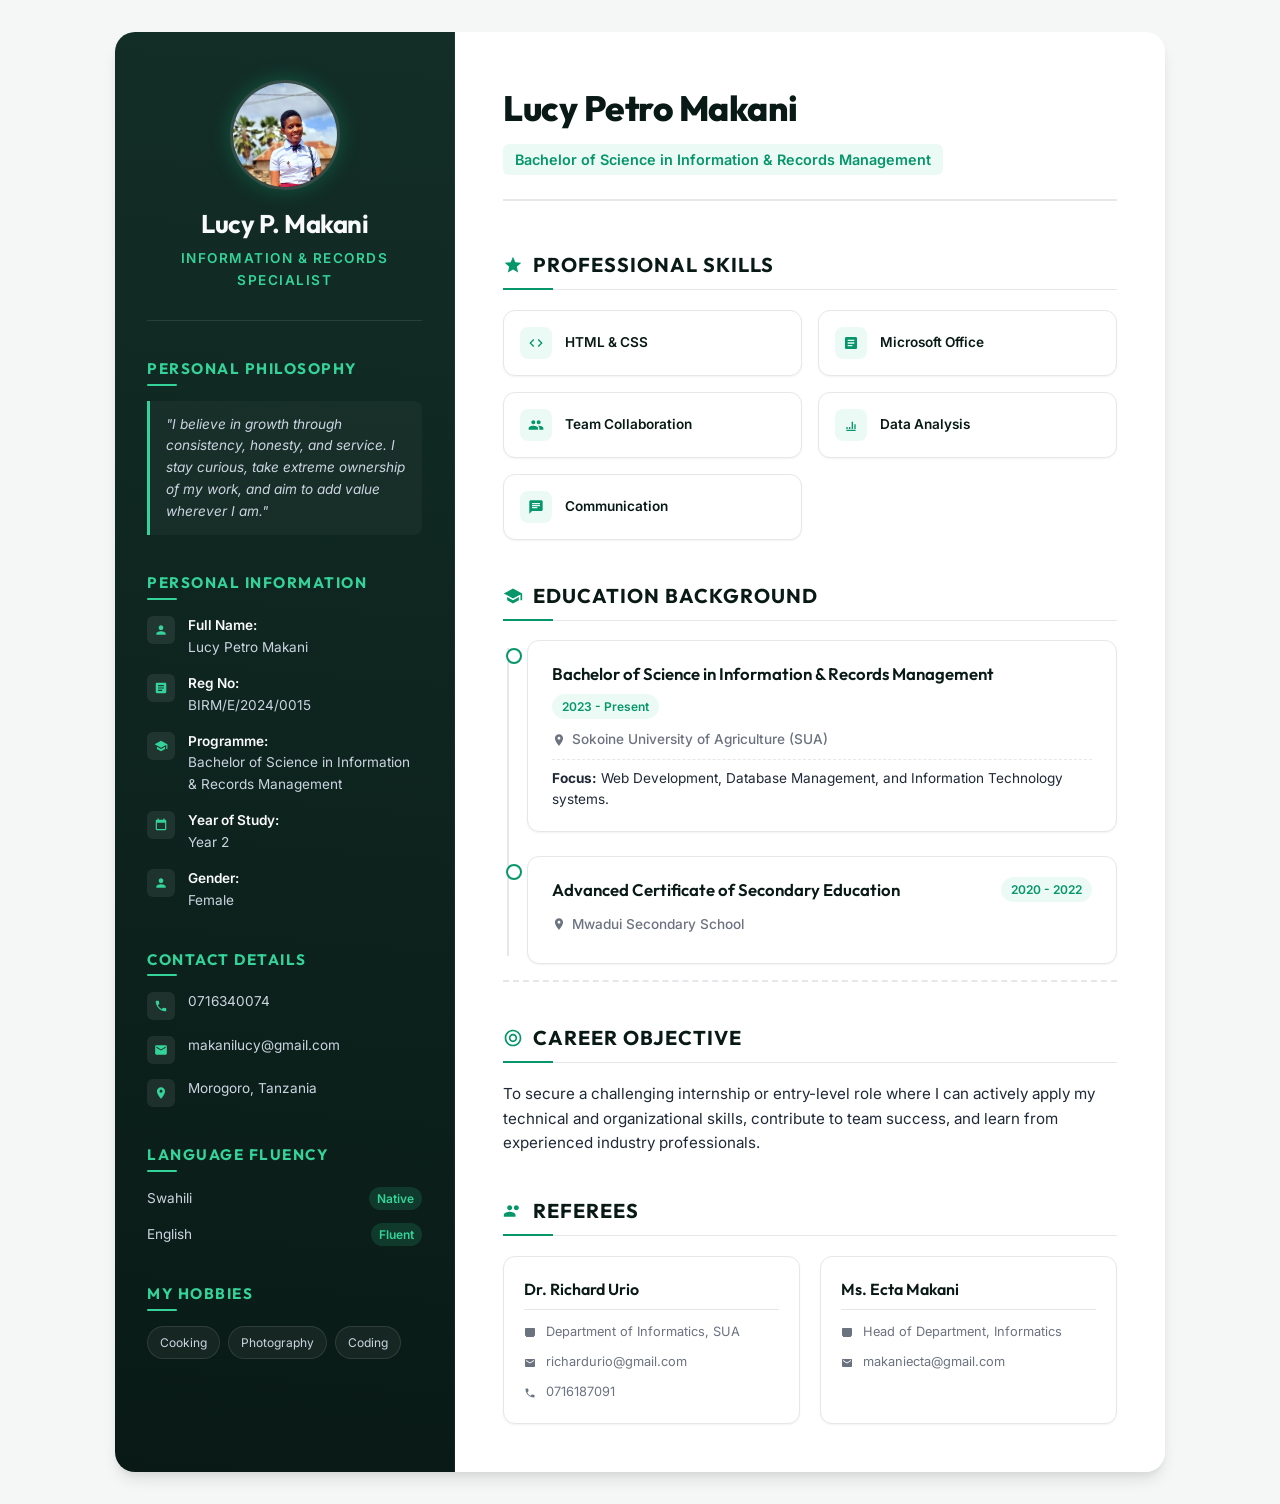
<file: index.html>
<!DOCTYPE html>
<html lang="en">

<head>
    <meta charset="UTF-8">
    <meta name="viewport" content="width=device-width, initial-scale=1.0">
    <title>Curriculum Vitae - Lucy Petro Makani</title>
    <!-- Internal CSS Style Block -->
    <style>
        /* --- Google Fonts Import --- */
        @import url('https://fonts.googleapis.com/css2?family=Inter:wght@300;400;500;600;700&family=Outfit:wght@400;500;600;700;800&display=swap');

        /* --- Design Tokens / Variables --- */
        :root {
            /* Color Palette - Premium Forest / Emerald Green */
            --primary-dark: #091a16;      /* Deep Pine/Emerald Black */
            --primary-light: #132e27;     /* Muted Dark Forest */
            --accent-green: #10b981;      /* Emerald Green */
            --accent-mint: #34d399;       /* Light Mint */
            --accent-emerald: #059669;    /* Medium Emerald */
            --accent-glow: rgba(16, 185, 129, 0.08); /* Emerald glow */
            --text-dark: #1f2937;         /* Charcoal Dark Text */
            --text-light: #f9fafb;        /* Soft White */
            --text-muted: #6b7280;        /* Gray Muted */
            --bg-app: #f4f7f6;            /* Light sage/minty background */
            --bg-card: #ffffff;           /* Card White */
            --border-color: #e5e7eb;       /* Border Grey */

            /* Typography */
            --font-heading: 'Outfit', -apple-system, BlinkMacSystemFont, "Segoe UI", Roboto, sans-serif;
            --font-body: 'Inter', -apple-system, BlinkMacSystemFont, "Segoe UI", Roboto, sans-serif;

            /* Transitions & Shadows */
            --transition-smooth: all 0.3s cubic-bezier(0.4, 0, 0.2, 1);
            --shadow-sm: 0 1px 2px 0 rgba(0, 0, 0, 0.05);
            --shadow-md: 0 4px 6px -1px rgba(0, 0, 0, 0.1), 0 2px 4px -1px rgba(0, 0, 0, 0.06);
            --shadow-lg: 0 10px 15px -3px rgba(0, 0, 0, 0.1), 0 4px 6px -2px rgba(0, 0, 0, 0.05);
            --border-radius: 12px;
        }

        /* --- Base Resets --- */
        * {
            box-sizing: border-box;
            margin: 0;
            padding: 0;
        }

        body {
            font-family: var(--font-body);
            background-color: var(--bg-app);
            color: var(--text-dark);
            line-height: 1.6;
            -webkit-font-smoothing: antialiased;
            display: flex;
            justify-content: center;
            align-items: center;
            min-height: 100vh;
            padding: 2rem 1rem;
        }

        /* --- Core Layout --- */
        .resume-container {
            display: grid;
            grid-template-columns: 340px 1fr;
            max-width: 1050px;
            width: 100%;
            background-color: var(--bg-card);
            border-radius: 20px;
            box-shadow: var(--shadow-lg);
            overflow: hidden;
            position: relative;
        }

        /* --- Sidebar Section (Left Column) --- */
        .sidebar {
            background: linear-gradient(185deg, var(--primary-light) 0%, var(--primary-dark) 100%);
            color: var(--text-light);
            padding: 3rem 2rem;
            display: flex;
            flex-direction: column;
            gap: 2.2rem;
            border-right: 1px solid rgba(255, 255, 255, 0.05);
        }

        /* Sidebar Profile Section */
        .profile-section {
            display: flex;
            flex-direction: column;
            align-items: center;
            text-align: center;
            border-bottom: 1px solid rgba(255, 255, 255, 0.1);
            padding-bottom: 1.8rem;
        }

        .profile-img {
            width: 110px;
            height: 110px;
            border-radius: 50%;
            object-fit: cover;
            border: 3px solid rgba(255, 255, 255, 0.15);
            box-shadow: 0 0 20px rgba(16, 185, 129, 0.3);
            margin-bottom: 1.2rem;
            transition: var(--transition-smooth);
            animation: float 6s ease-in-out infinite;
        }

        .profile-img:hover {
            transform: scale(1.05) rotate(2deg);
            border-color: var(--accent-mint);
            box-shadow: 0 0 25px rgba(52, 211, 153, 0.5);
        }

        .profile-section h1 {
            font-family: var(--font-heading);
            font-size: 1.6rem;
            font-weight: 700;
            line-height: 1.2;
            margin-bottom: 0.5rem;
            letter-spacing: -0.5px;
        }

        .profile-section .role-title {
            color: var(--accent-mint);
            font-size: 0.85rem;
            font-weight: 600;
            text-transform: uppercase;
            letter-spacing: 1.5px;
        }

        /* Sidebar Blocks */
        .sidebar-block h3 {
            font-family: var(--font-heading);
            font-size: 0.95rem;
            text-transform: uppercase;
            letter-spacing: 1.5px;
            margin-bottom: 1.2rem;
            color: var(--accent-mint);
            position: relative;
            display: inline-block;
        }

        .sidebar-block h3::after {
            content: '';
            position: absolute;
            bottom: -4px;
            left: 0;
            width: 30px;
            height: 2px;
            background: var(--accent-mint);
            border-radius: 2px;
        }

        /* Philosophy Block inside Sidebar */
        .philosophy-text {
            font-size: 0.85rem;
            color: #cbd5e1;
            line-height: 1.6;
            font-style: italic;
            position: relative;
            background: rgba(255, 255, 255, 0.03);
            border-left: 3px solid var(--accent-mint);
            padding: 0.8rem 1rem;
            border-radius: 0 8px 8px 0;
        }

        /* Information Lists in Sidebar */
        .info-list,
        .contact-list {
            list-style: none;
            display: flex;
            flex-direction: column;
            gap: 0.9rem;
        }

        .info-list li,
        .contact-list li {
            display: flex;
            align-items: flex-start;
            gap: 0.8rem;
            font-size: 0.85rem;
            color: #cbd5e1;
        }

        .info-list li strong {
            color: var(--text-light);
            font-weight: 600;
        }

        /* Sidebar SVG Icon Wrapper */
        .icon-wrapper {
            display: flex;
            align-items: center;
            justify-content: center;
            width: 28px;
            height: 28px;
            background-color: rgba(255, 255, 255, 0.08);
            border-radius: 6px;
            flex-shrink: 0;
            margin-top: 1px;
        }

        .icon-wrapper svg {
            width: 14px;
            height: 14px;
            fill: var(--accent-mint);
        }

        .contact-list a {
            color: #cbd5e1;
            text-decoration: none;
            transition: var(--transition-smooth);
        }

        .contact-list a:hover {
            color: var(--accent-mint);
        }

        /* Languages List styling */
        .language-list {
            list-style: none;
            display: flex;
            flex-direction: column;
            gap: 0.8rem;
        }

        .language-list li {
            display: flex;
            justify-content: space-between;
            align-items: center;
            font-size: 0.85rem;
            color: #cbd5e1;
        }

        .lang-level {
            font-size: 0.75rem;
            background-color: rgba(52, 211, 153, 0.15);
            color: var(--accent-mint);
            padding: 2px 8px;
            border-radius: 20px;
            font-weight: 600;
        }

        /* Hobbies tag system */
        .hobbies-tags {
            display: flex;
            flex-wrap: wrap;
            gap: 0.5rem;
        }

        .hobby-tag {
            background-color: rgba(255, 255, 255, 0.05);
            border: 1px solid rgba(255, 255, 255, 0.1);
            color: #cbd5e1;
            font-size: 0.75rem;
            padding: 6px 12px;
            border-radius: 20px;
            text-transform: capitalize;
            transition: var(--transition-smooth);
            cursor: default;
        }

        .hobby-tag:hover {
            background-color: rgba(52, 211, 153, 0.1);
            border-color: var(--accent-mint);
            color: var(--accent-mint);
            transform: translateY(-1px);
        }

        /* --- Main Content Section (Right Column) --- */
        .main-content {
            padding: 3rem;
            display: flex;
            flex-direction: column;
            gap: 2.5rem;
            background-color: var(--bg-card);
        }

        /* Header Info */
        .main-header {
            border-bottom: 2px solid var(--border-color);
            padding-bottom: 1.5rem;
            margin-bottom: 0.5rem;
        }

        .main-header h2 {
            font-family: var(--font-heading);
            font-size: 2.2rem;
            color: var(--primary-dark);
            font-weight: 800;
            letter-spacing: -0.5px;
        }

        .main-header .title-badge {
            display: inline-block;
            font-size: 0.9rem;
            font-weight: 600;
            color: var(--accent-emerald);
            background-color: var(--accent-glow);
            padding: 4px 12px;
            border-radius: 6px;
            margin-top: 0.5rem;
        }

        /* Right content structural groups */
        .right-section-group {
            display: flex;
            flex-direction: column;
            gap: 2.5rem;
        }

        .right-section-group.top-group {
            padding-bottom: 1rem;
            border-bottom: 2px dashed var(--border-color);
        }

        /* Section Common Styling */
        .section {
            display: flex;
            flex-direction: column;
            gap: 1.2rem;
        }

        .section-title {
            font-family: var(--font-heading);
            font-size: 1.25rem;
            color: var(--primary-dark);
            text-transform: uppercase;
            letter-spacing: 1px;
            display: flex;
            align-items: center;
            gap: 0.6rem;
            position: relative;
            padding-bottom: 0.5rem;
            border-bottom: 1px solid var(--border-color);
        }

        .section-title svg {
            width: 20px;
            height: 20px;
            fill: var(--accent-emerald);
        }

        .section-title::after {
            content: '';
            position: absolute;
            bottom: -1px;
            left: 0;
            width: 50px;
            height: 2px;
            background: var(--accent-emerald);
        }

        /* Skills Content */
        .skills-grid {
            display: grid;
            grid-template-columns: repeat(auto-fill, minmax(200px, 1fr));
            gap: 1rem;
        }

        .skill-card {
            background-color: var(--bg-card);
            border: 1px solid var(--border-color);
            padding: 1rem;
            border-radius: var(--border-radius);
            display: flex;
            align-items: center;
            gap: 0.8rem;
            transition: var(--transition-smooth);
            box-shadow: var(--shadow-sm);
        }

        .skill-card:hover {
            transform: translateY(-3px);
            box-shadow: var(--shadow-md);
            border-color: var(--accent-emerald);
        }

        .skill-icon {
            width: 32px;
            height: 32px;
            background-color: var(--accent-glow);
            border-radius: 8px;
            display: flex;
            align-items: center;
            justify-content: center;
            flex-shrink: 0;
        }

        .skill-icon svg {
            width: 16px;
            height: 16px;
            fill: var(--accent-emerald);
        }

        .skill-info h4 {
            font-size: 0.85rem;
            font-weight: 600;
            color: var(--primary-dark);
        }

        /* Education Timeline Styles */
        .timeline {
            display: flex;
            flex-direction: column;
            gap: 1.5rem;
            position: relative;
            padding-left: 1.5rem;
        }

        .timeline::before {
            content: '';
            position: absolute;
            left: 4px;
            top: 8px;
            bottom: 8px;
            width: 2px;
            background-color: var(--border-color);
        }

        .timeline-item {
            position: relative;
        }

        .timeline-item::before {
            content: '';
            position: absolute;
            left: -21px;
            top: 8px;
            width: 12px;
            height: 12px;
            border-radius: 50%;
            background-color: var(--bg-card);
            border: 2px solid var(--accent-emerald);
            transition: var(--transition-smooth);
        }

        .timeline-item:hover::before {
            background-color: var(--accent-emerald);
            transform: scale(1.2);
        }

        .edu-card {
            background-color: var(--bg-card);
            border: 1px solid var(--border-color);
            padding: 1.25rem 1.5rem;
            border-radius: var(--border-radius);
            transition: var(--transition-smooth);
            box-shadow: var(--shadow-sm);
        }

        .edu-card:hover {
            transform: translateY(-2px);
            box-shadow: var(--shadow-md);
            border-color: var(--accent-emerald);
        }

        .edu-meta {
            display: flex;
            justify-content: space-between;
            align-items: flex-start;
            margin-bottom: 0.6rem;
            flex-wrap: wrap;
            gap: 0.4rem;
        }

        .edu-title {
            font-family: var(--font-heading);
            font-size: 1.05rem;
            color: var(--primary-dark);
            font-weight: 600;
        }

        .edu-period {
            font-size: 0.75rem;
            font-weight: 600;
            color: var(--accent-emerald);
            background-color: var(--accent-glow);
            padding: 3px 10px;
            border-radius: 20px;
        }

        .edu-institution {
            font-size: 0.85rem;
            color: var(--text-muted);
            font-weight: 500;
            margin-bottom: 0.5rem;
            display: flex;
            align-items: center;
            gap: 0.4rem;
        }

        .edu-institution svg {
            width: 14px;
            height: 14px;
            fill: var(--text-muted);
        }

        .edu-focus {
            font-size: 0.85rem;
            color: var(--text-dark);
            border-top: 1px dashed var(--border-color);
            padding-top: 0.5rem;
        }

        /* Career Objective Content */
        .career-objective-p {
            font-size: 0.95rem;
            color: var(--text-dark);
            line-height: 1.6;
        }

        /* Referees styling */
        .referees-grid {
            display: grid;
            grid-template-columns: repeat(auto-fit, minmax(240px, 1fr));
            gap: 1.25rem;
        }

        .referee-card {
            background-color: var(--bg-card);
            border: 1px solid var(--border-color);
            padding: 1.25rem;
            border-radius: var(--border-radius);
            transition: var(--transition-smooth);
            box-shadow: var(--shadow-sm);
            display: flex;
            flex-direction: column;
            gap: 0.6rem;
        }

        .referee-card:hover {
            transform: translateY(-3px);
            box-shadow: var(--shadow-md);
            border-color: var(--accent-emerald);
        }

        .referee-card h4 {
            font-family: var(--font-heading);
            font-size: 1rem;
            font-weight: 600;
            color: var(--primary-dark);
            border-bottom: 1px solid var(--border-color);
            padding-bottom: 0.4rem;
            margin-bottom: 0.2rem;
        }

        .referee-info-item {
            display: flex;
            align-items: center;
            gap: 0.6rem;
            font-size: 0.8rem;
            color: var(--text-muted);
        }

        .referee-info-item svg {
            width: 12px;
            height: 12px;
            fill: var(--text-muted);
            flex-shrink: 0;
        }

        .referee-info-item a {
            color: var(--text-muted);
            text-decoration: none;
            transition: var(--transition-smooth);
        }

        .referee-info-item a:hover {
            color: var(--accent-emerald);
        }

        /* --- Floating Animation --- */
        @keyframes float {
            0% {
                transform: translateY(0px);
            }

            50% {
                transform: translateY(-6px);
            }

            100% {
                transform: translateY(0px);
            }
        }

        /* --- Responsive Media Queries --- */
        @media (max-width: 850px) {
            .resume-container {
                grid-template-columns: 280px 1fr;
            }

            .main-content {
                padding: 2rem;
            }
        }

        @media (max-width: 768px) {
            body {
                padding: 1rem 0;
            }

            .resume-container {
                grid-template-columns: 1fr;
                border-radius: 0;
                box-shadow: none;
            }

            .sidebar {
                padding: 2.5rem 1.5rem;
                align-items: center;
                text-align: center;
            }

            .sidebar-block {
                width: 100%;
                display: flex;
                flex-direction: column;
                align-items: center;
            }

            .sidebar-block h3::after {
                left: 50%;
                transform: translateX(-50%);
            }

            .info-list,
            .contact-list {
                width: 100%;
                max-width: 320px;
            }

            .info-list li,
            .contact-list li {
                justify-content: flex-start;
            }

            .language-list {
                width: 100%;
                max-width: 300px;
            }

            .hobbies-tags {
                justify-content: center;
            }

            .main-content {
                padding: 2.5rem 1.5rem;
            }
        }
    </style>
</head>

<body>

    <!-- Main Container wrapping the entire Resume layout -->
    <div class="resume-container">

        <!-- Left Sidebar: Demographics, Philosophy, Contact, Languages, Hobbies -->
        <aside class="sidebar">

            <!-- Profile Section with Avatar Image -->
            <div class="profile-section">
                <img class="profile-img" src="assets/images/lucy.webp" alt="Lucy Petro Makani">
                <h1>Lucy P. Makani</h1>
                <p class="role-title">Information & Records Specialist</p>
            </div>

            <!-- Personal Philosophy Section -->
            <div class="sidebar-block">
                <h3>Personal Philosophy</h3>
                <p class="philosophy-text">
                    "I believe in growth through consistency, honesty, and service. I stay curious, take extreme
                    ownership of my work, and aim to add value wherever I am."
                </p>
            </div>

            <!-- Personal Information Section -->
            <div class="sidebar-block">
                <h3>Personal Information</h3>
                <ul class="info-list">
                    <li>
                        <div class="icon-wrapper">
                            <!-- User Card Icon -->
                            <svg viewBox="0 0 24 24" xmlns="http://www.w3.org/2000/svg">
                                <path d="M12 12c2.21 0 4-1.79 4-4s-1.79-4-4-4-4 1.79-4 4 1.79 4 4 4zm0 2c-2.67 0-8 1.34-8 4v2h16v-2c0-2.66-5.33-4-8-4z" />
                            </svg>
                        </div>
                        <div>
                            <strong>Full Name:</strong><br>Lucy Petro Makani
                        </div>
                    </li>
                    <li>
                        <div class="icon-wrapper">
                            <!-- ID Card Icon -->
                            <svg viewBox="0 0 24 24" xmlns="http://www.w3.org/2000/svg">
                                <path d="M19 3H5c-1.1 0-2 .9-2 2v14c0 1.1.9 2 2 2h14c1.1 0 2-.9 2-2V5c0-1.1-.9-2-2-2zm-5 14H7v-2h7v2zm3-4H7v-2h10v2zm0-4H7V7h10v2z" />
                            </svg>
                        </div>
                        <div>
                            <strong>Reg No:</strong><br>BIRM/E/2024/0015
                        </div>
                    </li>
                    <li>
                        <div class="icon-wrapper">
                            <!-- Graduation/Programme Icon -->
                            <svg viewBox="0 0 24 24" xmlns="http://www.w3.org/2000/svg">
                                <path d="M5 13.18v4L12 21l7-3.82v-4L12 17l-7-3.82zM12 3L1 9l11 6 9-4.91V17h2V9L12 3z" />
                            </svg>
                        </div>
                        <div>
                            <strong>Programme:</strong><br>Bachelor of Science in Information & Records Management
                        </div>
                    </li>
                    <li>
                        <div class="icon-wrapper">
                            <!-- Calendar Year Icon -->
                            <svg viewBox="0 0 24 24" xmlns="http://www.w3.org/2000/svg">
                                <path d="M19 3h-1V1h-2v2H8V1H6v2H5c-1.11 0-1.99.9-1.99 2L3 19c0 1.1.89 2 2 2h14c1.1 0 2-.9 2-2V5c0-1.1-.9-2-2-2zm0 16H5V8h14v11z" />
                            </svg>
                        </div>
                        <div>
                            <strong>Year of Study:</strong><br>Year 2
                        </div>
                    </li>
                    <li>
                        <div class="icon-wrapper">
                            <!-- Gender User Icon -->
                            <svg viewBox="0 0 24 24" xmlns="http://www.w3.org/2000/svg">
                                <path d="M12 12c2.21 0 4-1.79 4-4s-1.79-4-4-4-4 1.79-4 4 1.79 4 4 4zm0 2c-2.67 0-8 1.34-8 4v2h16v-2c0-2.66-5.33-4-8-4z" />
                            </svg>
                        </div>
                        <div>
                            <strong>Gender:</strong><br>Female
                        </div>
                    </li>
                </ul>
            </div>

            <!-- Contact Details Section -->
            <div class="sidebar-block">
                <h3>Contact Details</h3>
                <ul class="contact-list">
                    <li>
                        <div class="icon-wrapper">
                            <!-- Phone Icon -->
                            <svg viewBox="0 0 24 24" xmlns="http://www.w3.org/2000/svg">
                                <path d="M6.62 10.79c1.44 2.83 3.76 5.14 6.59 6.59l2.2-2.2c.27-.27.67-.36 1.02-.24 1.12.37 2.33.57 3.57.57.55 0 1 .45 1 1V20c0 .55-.45 1-1 1-9.39 0-17-7.61-17-17 0-.55.45-1 1-1h3.5c.55 0 1 .45 1 1 0 1.25.2 2.45.57 3.57.11.35.03.74-.25 1.02l-2.2 2.2z" />
                            </svg>
                        </div>
                        <a href="tel:0716340074">0716340074</a>
                    </li>
                    <li>
                        <div class="icon-wrapper">
                            <!-- Email Icon -->
                            <svg viewBox="0 0 24 24" xmlns="http://www.w3.org/2000/svg">
                                <path d="M20 4H4c-1.1 0-1.99.9-1.99 2L2 18c0 1.1.9 2 2 2h16c1.1 0 2-.9 2-2V6c0-1.1-.9-2-2-2zm0 4l-8 5-8-5V6l8 5 8-5v2z" />
                            </svg>
                        </div>
                        <a href="mailto:makanilucy@gmail.com">makanilucy@gmail.com</a>
                    </li>
                    <li>
                        <div class="icon-wrapper">
                            <!-- Map Pin Icon -->
                            <svg viewBox="0 0 24 24" xmlns="http://www.w3.org/2000/svg">
                                <path d="M12 2C8.13 2 5 5.13 5 9c0 5.25 7 13 7 13s7-7.75 7-13c0-3.87-3.13-7-7-7zm0 9.5c-1.38 0-2.5-1.12-2.5-2.5s1.12-2.5 2.5-2.5 2.5 1.12 2.5 2.5-1.12 2.5-2.5 2.5z" />
                            </svg>
                        </div>
                        <span>Morogoro, Tanzania</span>
                    </li>
                </ul>
            </div>

            <!-- Language Fluency Section -->
            <div class="sidebar-block">
                <h3>Language Fluency</h3>
                <ul class="language-list">
                    <li>
                        <span>Swahili</span>
                        <span class="lang-level">Native</span>
                    </li>
                    <li>
                        <span>English</span>
                        <span class="lang-level">Fluent</span>
                    </li>
                </ul>
            </div>

            <!-- Hobbies Section -->
            <div class="sidebar-block">
                <h3>My Hobbies</h3>
                <div class="hobbies-tags">
                    <span class="hobby-tag">cooking</span>
                    <span class="hobby-tag">photography</span>
                    <span class="hobby-tag">coding</span>
                </div>
            </div>

        </aside>

        <!-- Right Main Panel: Skills, Education (Top) & Objective, Referees (Bottom) -->
        <main class="main-content">

            <!-- Main Content Header -->
            <header class="main-header">
                <h2>Lucy Petro Makani</h2>
                <span class="title-badge">Bachelor of Science in Information & Records Management</span>
            </header>

            <!-- Top Section: Professional Skills and Education Background -->
            <div class="right-section-group top-group">

                <!-- Professional Skills Section -->
                <section class="section">
                    <h3 class="section-title">
                        <!-- Skill/Star Icon -->
                        <svg viewBox="0 0 24 24" xmlns="http://www.w3.org/2000/svg">
                            <path d="M12 17.27L18.18 21l-1.64-7.03L22 9.24l-7.19-.61L12 2 9.19 8.63 2 9.24l5.46 4.73L5.82 21z" />
                        </svg>
                        Professional Skills
                    </h3>
                    <div class="skills-grid">
                        <div class="skill-card">
                            <div class="skill-icon">
                                <!-- Code Icon -->
                                <svg viewBox="0 0 24 24" xmlns="http://www.w3.org/2000/svg">
                                    <path d="M9.4 16.6L4.8 12l4.6-4.6L8 6l-6 6 6 6 1.4-1.4zm5.2 0l4.6-4.6-4.6-4.6L16 6l6 6-6 6-1.4-1.4z" />
                                </svg>
                            </div>
                            <div class="skill-info">
                                <h4>HTML & CSS</h4>
                            </div>
                        </div>
                        <div class="skill-card">
                            <div class="skill-icon">
                                <!-- Office Suite Icon -->
                                <svg viewBox="0 0 24 24" xmlns="http://www.w3.org/2000/svg">
                                    <path d="M19 3H5c-1.1 0-2 .9-2 2v14c0 1.1.9 2 2 2h14c1.1 0 2-.9 2-2V5c0-1.1-.9-2-2-2zm-5 14H7v-2h7v2zm3-4H7v-2h10v2zm0-4H7V7h10v2z" />
                                </svg>
                            </div>
                            <div class="skill-info">
                                <h4>Microsoft Office</h4>
                            </div>
                        </div>
                        <div class="skill-card">
                            <div class="skill-icon">
                                <!-- Collaboration/Group Icon -->
                                <svg viewBox="0 0 24 24" xmlns="http://www.w3.org/2000/svg">
                                    <path d="M16 11c1.66 0 2.99-1.34 2.99-3S17.66 5 16 5c-1.66 0-3 1.34-3 3s1.34 3 3 3zm-8 0c1.66 0 2.99-1.34 2.99-3S9.66 5 8 5C6.34 5 5 6.34 5 8s1.34 3 3 3zm0 2c-2.33 0-7 1.17-7 3.5V19h14v-2.5c0-2.33-4.67-3.5-7-3.5zm8 0c-.29 0-.62.02-.97.05 1.16.84 1.97 1.97 1.97 3.45V19h6v-2.5c0-2.33-4.67-3.5-7-3.5z" />
                                </svg>
                            </div>
                            <div class="skill-info">
                                <h4>Team Collaboration</h4>
                            </div>
                        </div>
                        <div class="skill-card">
                            <div class="skill-icon">
                                <!-- Data/Bar Chart Icon -->
                                <svg viewBox="0 0 24 24" xmlns="http://www.w3.org/2000/svg">
                                    <path d="M5 19.23h14V21H5zM9 15h2v3H9zm4-8h2v11h-2zm4 4h2v7h-2zM5 15h2v3H5z" />
                                </svg>
                            </div>
                            <div class="skill-info">
                                <h4>Data Analysis</h4>
                            </div>
                        </div>
                        <div class="skill-card">
                            <div class="skill-icon">
                                <!-- Chat/Communication Icon -->
                                <svg viewBox="0 0 24 24" xmlns="http://www.w3.org/2000/svg">
                                    <path d="M20 2H4c-1.1 0-1.99.9-1.99 2L2 22l4-4h14c1.1 0 2-.9 2-2V4c0-1.1-.9-2-2-2zM6 9h12v2H6V9zm8 5H6v-2h8v2zm4-6H6V6h12v2z" />
                                </svg>
                            </div>
                            <div class="skill-info">
                                <h4>Communication</h4>
                            </div>
                        </div>
                    </div>
                </section>

                <!-- Education Background Section -->
                <section class="section">
                    <h3 class="section-title">
                        <!-- Education/School Icon -->
                        <svg viewBox="0 0 24 24" xmlns="http://www.w3.org/2000/svg">
                            <path d="M5 13.18v4L12 21l7-3.82v-4L12 17l-7-3.82zM12 3L1 9l11 6 9-4.91V17h2V9L12 3z" />
                        </svg>
                        Education Background
                    </h3>
                    <div class="timeline">
                        <!-- Bachelor's Degree -->
                        <div class="timeline-item">
                            <div class="edu-card">
                                <div class="edu-meta">
                                    <h4 class="edu-title">Bachelor of Science in Information & Records Management</h4>
                                    <span class="edu-period">2023 - Present</span>
                                </div>
                                <div class="edu-institution">
                                    <!-- Location/Pin icon in grey -->
                                    <svg viewBox="0 0 24 24" xmlns="http://www.w3.org/2000/svg">
                                        <path d="M12 2C8.13 2 5 5.13 5 9c0 5.25 7 13 7 13s7-7.75 7-13c0-3.87-3.13-7-7-7zm0 9.5c-1.38 0-2.5-1.12-2.5-2.5s1.12-2.5 2.5-2.5 2.5 1.12 2.5 2.5-1.12 2.5-2.5 2.5z" />
                                    </svg>
                                    Sokoine University of Agriculture (SUA)
                                </div>
                                <p class="edu-focus">
                                    <strong>Focus:</strong> Web Development, Database Management, and Information Technology
                                    systems.
                                </p>
                            </div>
                        </div>
                        <!-- Secondary Education -->
                        <div class="timeline-item">
                            <div class="edu-card">
                                <div class="edu-meta">
                                    <h4 class="edu-title">Advanced Certificate of Secondary Education</h4>
                                    <span class="edu-period">2020 - 2022</span>
                                </div>
                                <div class="edu-institution">
                                    <svg viewBox="0 0 24 24" xmlns="http://www.w3.org/2000/svg">
                                        <path d="M12 2C8.13 2 5 5.13 5 9c0 5.25 7 13 7 13s7-7.75 7-13c0-3.87-3.13-7-7-7zm0 9.5c-1.38 0-2.5-1.12-2.5-2.5s1.12-2.5 2.5-2.5 2.5 1.12 2.5 2.5-1.12 2.5-2.5 2.5z" />
                                    </svg>
                                    Mwadui Secondary School
                                </div>
                            </div>
                        </div>
                    </div>
                </section>
            </div>

            <!-- Bottom Section: Career Objectives and Referees -->
            <div class="right-section-group bottom-group">

                <!-- Career Objective Section -->
                <section class="section">
                    <h3 class="section-title">
                        <!-- Objective/Target Icon -->
                        <svg viewBox="0 0 24 24" xmlns="http://www.w3.org/2000/svg">
                            <path d="M12 2C6.48 2 2 6.48 2 12s4.47 10 10 10 10-4.48 10-10S17.52 2 12 2zm0 18c-4.42 0-8-3.58-8-8s3.58-8 8-8 8 3.58 8 8-3.58 8-8 8zm0-13c-2.76 0-5 2.24-5 5s2.24 5 5 5 5-2.24 5-5-2.24-5-5-5zm0 8c-1.66 0-3-1.34-3-3s1.34-3 3-3 3 1.34 3 3-1.34 3-3 3z" />
                        </svg>
                        Career Objective
                    </h3>
                    <p class="career-objective-p">
                        To secure a challenging internship or entry-level role where I can actively apply my technical and
                        organizational skills, contribute to team success, and learn from experienced industry
                        professionals.
                    </p>
                </section>

                <!-- Referees Section -->
                <section class="section">
                    <h3 class="section-title">
                        <!-- Referee/People Icon -->
                        <svg viewBox="0 0 24 24" xmlns="http://www.w3.org/2000/svg">
                            <path d="M16 11c1.66 0 2.99-1.34 2.99-3S17.66 5 16 5c-1.66 0-3 1.34-3 3s1.34 3 3 3zm-8 0c1.66 0 2.99-1.34 2.99-3S9.66 5 8 5C6.34 5 5 6.34 5 8s1.34 3 3 3zm0 2c-2.33 0-7 1.17-7 3.5V19h14v-2.5c0-2.33-4.67-3.5-7-3.5z" />
                        </svg>
                        Referees
                    </h3>
                    <div class="referees-grid">
                        <!-- Referee 1 -->
                        <div class="referee-card">
                            <h4>Dr. Richard Urio</h4>
                            <div class="referee-info-item">
                                <svg viewBox="0 0 24 24" xmlns="http://www.w3.org/2000/svg">
                                    <path d="M20 18c1.1 0 1.99-.9 1.99-2V4c0-1.1-.9-2-2-2H4c-1.1 0-2 .9-2 2v12c0 1.1.9 2 2 2h16zm-8-3c-2.67 0-8 1.34-8 4v1h16v-1c0-2.66-5.33-4-8-4z" />
                                </svg>
                                <span>Department of Informatics, SUA</span>
                            </div>
                            <div class="referee-info-item">
                                <svg viewBox="0 0 24 24" xmlns="http://www.w3.org/2000/svg">
                                    <path d="M20 4H4c-1.1 0-1.99.9-1.99 2L2 18c0 1.1.9 2 2 2h16c1.1 0 2-.9 2-2V6c0-1.1-.9-2-2-2zm0 4l-8 5-8-5V6l8 5 8-5v2z" />
                                </svg>
                                <a href="mailto:richardurio@gmail.com">richardurio@gmail.com</a>
                            </div>
                            <div class="referee-info-item">
                                <svg viewBox="0 0 24 24" xmlns="http://www.w3.org/2000/svg">
                                    <path d="M6.62 10.79c1.44 2.83 3.76 5.14 6.59 6.59l2.2-2.2c.27-.27.67-.36 1.02-.24 1.12.37 2.33.57 3.57.57.55 0 1 .45 1 1V20c0 .55-.45 1-1 1-9.39 0-17-7.61-17-17 0-.55.45-1 1-1h3.5c.55 0 1 .45 1 1 0 1.25.2 2.45.57 3.57.11.35.03.74-.25 1.02l-2.2 2.2z" />
                                </svg>
                                <a href="tel:0716187091">0716187091</a>
                            </div>
                        </div>
                        <!-- Referee 2 -->
                        <div class="referee-card">
                            <h4>Ms. Ecta Makani</h4>
                            <div class="referee-info-item">
                                <svg viewBox="0 0 24 24" xmlns="http://www.w3.org/2000/svg">
                                    <path d="M20 18c1.1 0 1.99-.9 1.99-2V4c0-1.1-.9-2-2-2H4c-1.1 0-2 .9-2 2v12c0 1.1.9 2 2 2h16zm-8-3c-2.67 0-8 1.34-8 4v1h16v-1c0-2.66-5.33-4-8-4z" />
                                </svg>
                                <span>Head of Department, Informatics</span>
                            </div>
                            <div class="referee-info-item">
                                <svg viewBox="0 0 24 24" xmlns="http://www.w3.org/2000/svg">
                                    <path d="M20 4H4c-1.1 0-1.99.9-1.99 2L2 18c0 1.1.9 2 2 2h16c1.1 0 2-.9 2-2V6c0-1.1-.9-2-2-2zm0 4l-8 5-8-5V6l8 5 8-5v2z" />
                                </svg>
                                <a href="mailto:makaniecta@gmail.com">makaniecta@gmail.com</a>
                            </div>
                        </div>
                    </div>
                </section>

            </div>

        </main>
    </div>

</body>

</html>
</file>
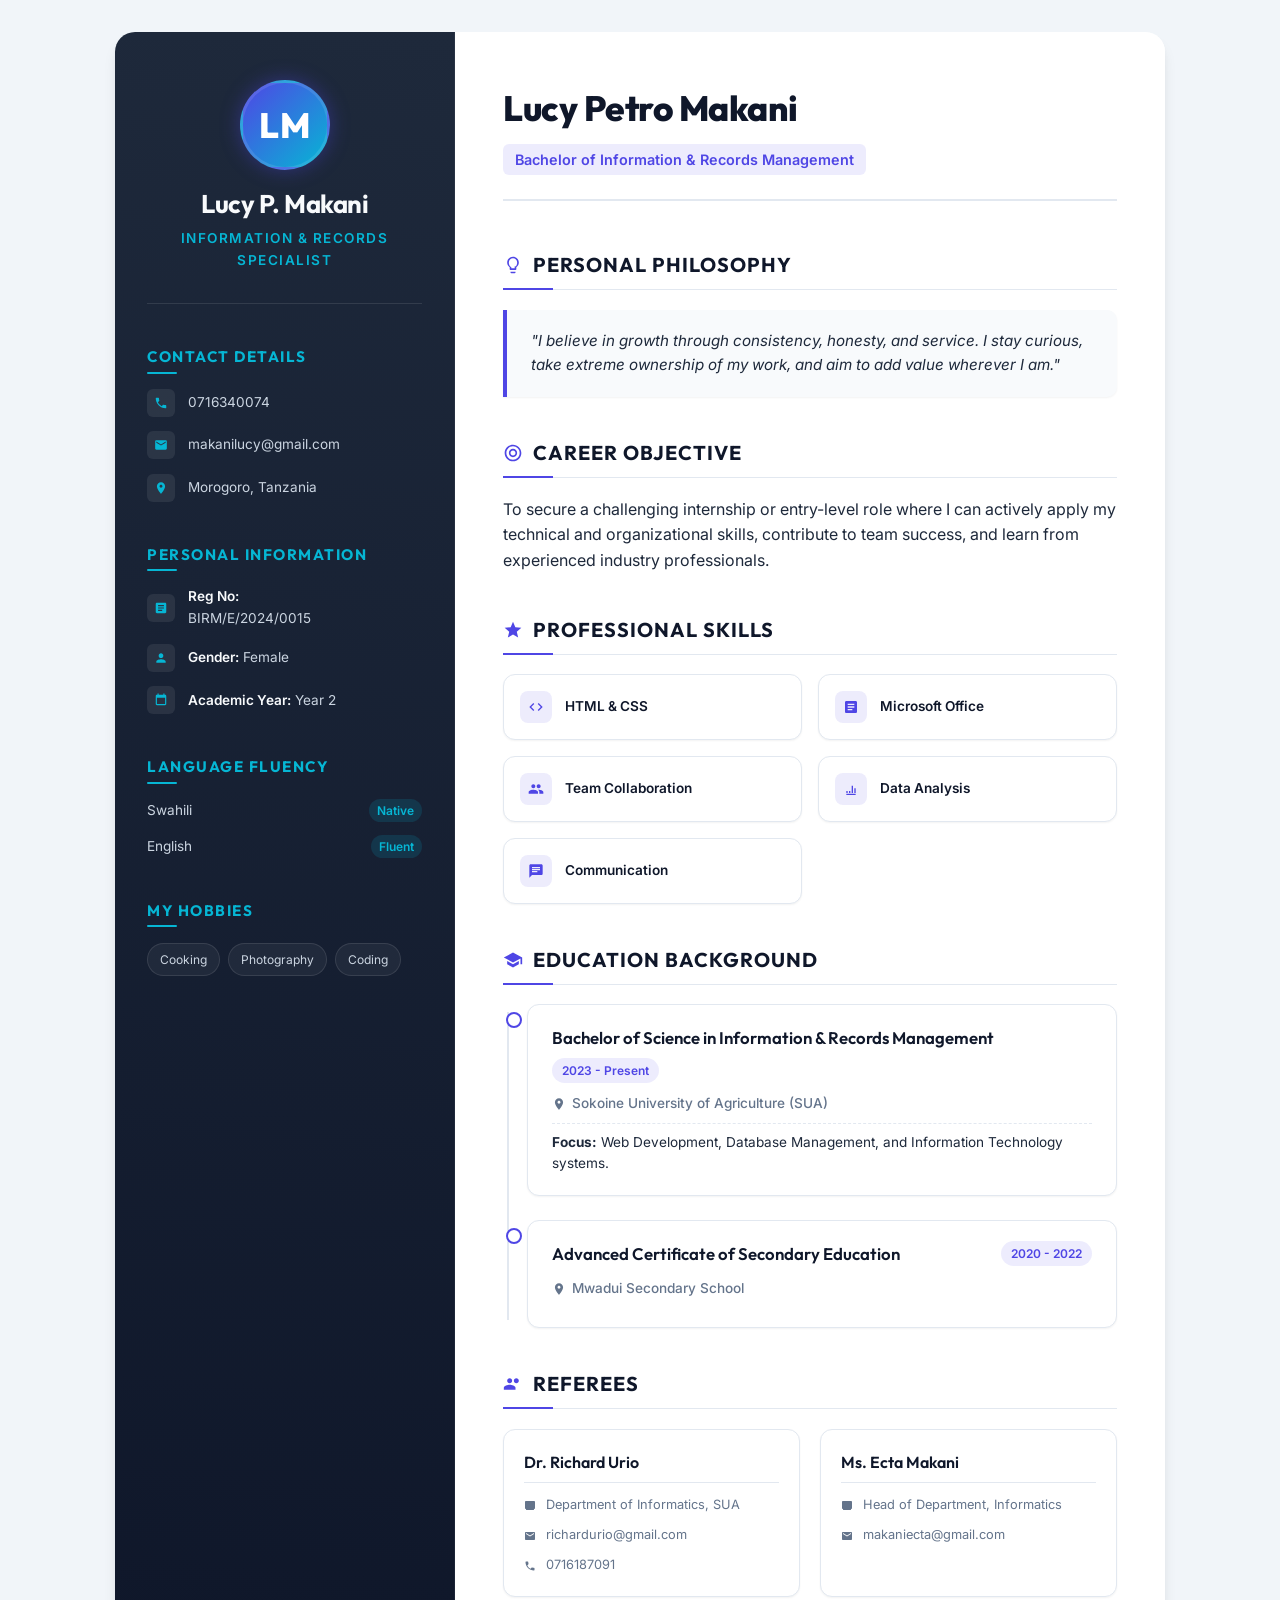
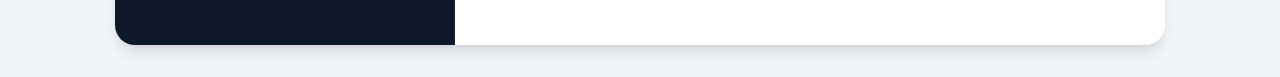
<file: Makani L.html>
<!DOCTYPE html>
<html lang="en">
<head>
    <meta charset="UTF-8">
    <meta name="viewport" content="width=device-width, initial-scale=1.0">
    <title>Curriculum Vitae - Lucy Petro Makani</title>
    <!-- External CSS for premium and beautiful styles -->
    <link rel="stylesheet" href="style.css">
</head>
<body>

    <!-- Main Container wrapping the entire Resume layout -->
    <div class="resume-container">
        
        <!-- Left Sidebar: Demographics, Contact, Languages, Hobbies -->
        <aside class="sidebar">
            
            <!-- Profile Section with Avatar initials -->
            <div class="profile-section">
                <div class="avatar-badge">LM</div>
                <h1>Lucy P. Makani</h1>
                <p class="role-title">Information & Records Specialist</p>
            </div>

            <!-- Contact Details Section -->
            <div class="sidebar-block">
                <h3>Contact Details</h3>
                <ul class="contact-list">
                    <li>
                        <div class="icon-wrapper">
                            <!-- Phone Icon -->
                            <svg viewBox="0 0 24 24" xmlns="http://www.w3.org/2000/svg">
                                <path d="M6.62 10.79c1.44 2.83 3.76 5.14 6.59 6.59l2.2-2.2c.27-.27.67-.36 1.02-.24 1.12.37 2.33.57 3.57.57.55 0 1 .45 1 1V20c0 .55-.45 1-1 1-9.39 0-17-7.61-17-17 0-.55.45-1 1-1h3.5c.55 0 1 .45 1 1 0 1.25.2 2.45.57 3.57.11.35.03.74-.25 1.02l-2.2 2.2z"/>
                            </svg>
                        </div>
                        <a href="tel:0716340074">0716340074</a>
                    </li>
                    <li>
                        <div class="icon-wrapper">
                            <!-- Email Icon -->
                            <svg viewBox="0 0 24 24" xmlns="http://www.w3.org/2000/svg">
                                <path d="M20 4H4c-1.1 0-1.99.9-1.99 2L2 18c0 1.1.9 2 2 2h16c1.1 0 2-.9 2-2V6c0-1.1-.9-2-2-2zm0 4l-8 5-8-5V6l8 5 8-5v2z"/>
                            </svg>
                        </div>
                        <a href="mailto:makanilucy@gmail.com">makanilucy@gmail.com</a>
                    </li>
                    <li>
                        <div class="icon-wrapper">
                            <!-- Map Pin Icon -->
                            <svg viewBox="0 0 24 24" xmlns="http://www.w3.org/2000/svg">
                                <path d="M12 2C8.13 2 5 5.13 5 9c0 5.25 7 13 7 13s7-7.75 7-13c0-3.87-3.13-7-7-7zm0 9.5c-1.38 0-2.5-1.12-2.5-2.5s1.12-2.5 2.5-2.5 2.5 1.12 2.5 2.5-1.12 2.5-2.5 2.5z"/>
                            </svg>
                        </div>
                        <span>Morogoro, Tanzania</span>
                    </li>
                </ul>
            </div>

            <!-- Personal Information Section -->
            <div class="sidebar-block">
                <h3>Personal Information</h3>
                <ul class="info-list">
                    <li>
                        <div class="icon-wrapper">
                            <!-- ID Card Icon -->
                            <svg viewBox="0 0 24 24" xmlns="http://www.w3.org/2000/svg">
                                <path d="M19 3H5c-1.1 0-2 .9-2 2v14c0 1.1.9 2 2 2h14c1.1 0 2-.9 2-2V5c0-1.1-.9-2-2-2zm-5 14H7v-2h7v2zm3-4H7v-2h10v2zm0-4H7V7h10v2z"/>
                            </svg>
                        </div>
                        <div>
                            <strong>Reg No:</strong><br>BIRM/E/2024/0015
                        </div>
                    </li>
                    <li>
                        <div class="icon-wrapper">
                            <!-- Gender User Icon -->
                            <svg viewBox="0 0 24 24" xmlns="http://www.w3.org/2000/svg">
                                <path d="M12 12c2.21 0 4-1.79 4-4s-1.79-4-4-4-4 1.79-4 4 1.79 4 4 4zm0 2c-2.67 0-8 1.34-8 4v2h16v-2c0-2.66-5.33-4-8-4z"/>
                            </svg>
                        </div>
                        <div>
                            <strong>Gender:</strong> Female
                        </div>
                    </li>
                    <li>
                        <div class="icon-wrapper">
                            <!-- Calendar Year Icon -->
                            <svg viewBox="0 0 24 24" xmlns="http://www.w3.org/2000/svg">
                                <path d="M19 3h-1V1h-2v2H8V1H6v2H5c-1.11 0-1.99.9-1.99 2L3 19c0 1.1.89 2 2 2h14c1.1 0 2-.9 2-2V5c0-1.1-.9-2-2-2zm0 16H5V8h14v11z"/>
                            </svg>
                        </div>
                        <div>
                            <strong>Academic Year:</strong> Year 2
                        </div>
                    </li>
                </ul>
            </div>

            <!-- Language Fluency Section -->
            <div class="sidebar-block">
                <h3>Language Fluency</h3>
                <ul class="language-list">
                    <li>
                        <span>Swahili</span>
                        <span class="lang-level">Native</span>
                    </li>
                    <li>
                        <span>English</span>
                        <span class="lang-level">Fluent</span>
                    </li>
                </ul>
            </div>

            <!-- Hobbies Section -->
            <div class="sidebar-block">
                <h3>My Hobbies</h3>
                <div class="hobbies-tags">
                    <span class="hobby-tag">cooking</span>
                    <span class="hobby-tag">photography</span>
                    <span class="hobby-tag">coding</span>
                </div>
            </div>

        </aside>

        <!-- Right Main Panel: Name Header, Objective, Skills, Education, Referees -->
        <main class="main-content">
            
            <!-- Main Content Header -->
            <header class="main-header">
                <h2>Lucy Petro Makani</h2>
                <span class="title-badge">Bachelor of Information & Records Management</span>
            </header>

            <!-- Personal Philosophy Section -->
            <section class="section">
                <h3 class="section-title">
                    <!-- Idea/Bulb Icon -->
                    <svg viewBox="0 0 24 24" xmlns="http://www.w3.org/2000/svg">
                        <path d="M9 21c0 .55.45 1 1 1h4c.55 0 1-.45 1-1v-1H9v1zm3-19C8.14 2 5 5.14 5 9c0 2.38 1.19 4.47 3 5.74V17c0 .55.45 1 1 1h6c.55 0 1-.45 1-1v-2.26c1.81-1.27 3-3.36 3-5.74 0-3.86-3.14-7-7-7zm2.85 11.1l-.85.6V16h-4v-1.3l-.85-.6C7.8 13.15 7 11.18 7 9c0-2.76 2.24-5 5-5s5 2.24 5 5c0 2.18-.8 4.15-2.15 5.1z"/>
                    </svg>
                    Personal Philosophy
                </h3>
                <div class="objective-text">
                    "I believe in growth through consistency, honesty, and service. I stay curious, take extreme ownership of my work, and aim to add value wherever I am."
                </div>
            </section>

            <!-- Career Objective Section -->
            <section class="section">
                <h3 class="section-title">
                    <!-- Objective/Target Icon -->
                    <svg viewBox="0 0 24 24" xmlns="http://www.w3.org/2000/svg">
                        <path d="M12 2C6.48 2 2 6.48 2 12s4.47 10 10 10 10-4.48 10-10S17.52 2 12 2zm0 18c-4.42 0-8-3.58-8-8s3.58-8 8-8 8 3.58 8 8-3.58 8-8 8zm0-13c-2.76 0-5 2.24-5 5s2.24 5 5 5 5-2.24 5-5-2.24-5-5-5zm0 8c-1.66 0-3-1.34-3-3s1.34-3 3-3 3 1.34 3 3-1.34 3-3 3z"/>
                    </svg>
                    Career Objective
                </h3>
                <p>
                    To secure a challenging internship or entry-level role where I can actively apply my technical and organizational skills, contribute to team success, and learn from experienced industry professionals.
                </p>
            </section>

            <!-- Professional Skills Section -->
            <section class="section">
                <h3 class="section-title">
                    <!-- Skill/Star Icon -->
                    <svg viewBox="0 0 24 24" xmlns="http://www.w3.org/2000/svg">
                        <path d="M12 17.27L18.18 21l-1.64-7.03L22 9.24l-7.19-.61L12 2 9.19 8.63 2 9.24l5.46 4.73L5.82 21z"/>
                    </svg>
                    Professional Skills
                </h3>
                <div class="skills-grid">
                    <div class="skill-card">
                        <div class="skill-icon">
                            <!-- Code Icon -->
                            <svg viewBox="0 0 24 24" xmlns="http://www.w3.org/2000/svg">
                                <path d="M9.4 16.6L4.8 12l4.6-4.6L8 6l-6 6 6 6 1.4-1.4zm5.2 0l4.6-4.6-4.6-4.6L16 6l6 6-6 6-1.4-1.4z"/>
                            </svg>
                        </div>
                        <div class="skill-info">
                            <h4>HTML & CSS</h4>
                        </div>
                    </div>
                    <div class="skill-card">
                        <div class="skill-icon">
                            <!-- Office Suite Icon -->
                            <svg viewBox="0 0 24 24" xmlns="http://www.w3.org/2000/svg">
                                <path d="M19 3H5c-1.1 0-2 .9-2 2v14c0 1.1.9 2 2 2h14c1.1 0 2-.9 2-2V5c0-1.1-.9-2-2-2zm-5 14H7v-2h7v2zm3-4H7v-2h10v2zm0-4H7V7h10v2z"/>
                            </svg>
                        </div>
                        <div class="skill-info">
                            <h4>Microsoft Office</h4>
                        </div>
                    </div>
                    <div class="skill-card">
                        <div class="skill-icon">
                            <!-- Collaboration/Group Icon -->
                            <svg viewBox="0 0 24 24" xmlns="http://www.w3.org/2000/svg">
                                <path d="M16 11c1.66 0 2.99-1.34 2.99-3S17.66 5 16 5c-1.66 0-3 1.34-3 3s1.34 3 3 3zm-8 0c1.66 0 2.99-1.34 2.99-3S9.66 5 8 5C6.34 5 5 6.34 5 8s1.34 3 3 3zm0 2c-2.33 0-7 1.17-7 3.5V19h14v-2.5c0-2.33-4.67-3.5-7-3.5zm8 0c-.29 0-.62.02-.97.05 1.16.84 1.97 1.97 1.97 3.45V19h6v-2.5c0-2.33-4.67-3.5-7-3.5z"/>
                            </svg>
                        </div>
                        <div class="skill-info">
                            <h4>Team Collaboration</h4>
                        </div>
                    </div>
                    <div class="skill-card">
                        <div class="skill-icon">
                            <!-- Data/Bar Chart Icon -->
                            <svg viewBox="0 0 24 24" xmlns="http://www.w3.org/2000/svg">
                                <path d="M5 19.23h14V21H5zM9 15h2v3H9zm4-8h2v11h-2zm4 4h2v7h-2zM5 15h2v3H5z"/>
                            </svg>
                        </div>
                        <div class="skill-info">
                            <h4>Data Analysis</h4>
                        </div>
                    </div>
                    <div class="skill-card">
                        <div class="skill-icon">
                            <!-- Chat/Communication Icon -->
                            <svg viewBox="0 0 24 24" xmlns="http://www.w3.org/2000/svg">
                                <path d="M20 2H4c-1.1 0-1.99.9-1.99 2L2 22l4-4h14c1.1 0 2-.9 2-2V4c0-1.1-.9-2-2-2zM6 9h12v2H6V9zm8 5H6v-2h8v2zm4-6H6V6h12v2z"/>
                            </svg>
                        </div>
                        <div class="skill-info">
                            <h4>Communication</h4>
                        </div>
                    </div>
                </div>
            </section>

            <!-- Education Background Section -->
            <section class="section">
                <h3 class="section-title">
                    <!-- Education/School Icon -->
                    <svg viewBox="0 0 24 24" xmlns="http://www.w3.org/2000/svg">
                        <path d="M5 13.18v4L12 21l7-3.82v-4L12 17l-7-3.82zM12 3L1 9l11 6 9-4.91V17h2V9L12 3z"/>
                    </svg>
                    Education Background
                </h3>
                <div class="timeline">
                    <!-- Bachelor's Degree -->
                    <div class="timeline-item">
                        <div class="edu-card">
                            <div class="edu-meta">
                                <h4 class="edu-title">Bachelor of Science in Information & Records Management</h4>
                                <span class="edu-period">2023 - Present</span>
                            </div>
                            <div class="edu-institution">
                                <!-- Location/Pin icon in grey -->
                                <svg viewBox="0 0 24 24" xmlns="http://www.w3.org/2000/svg">
                                    <path d="M12 2C8.13 2 5 5.13 5 9c0 5.25 7 13 7 13s7-7.75 7-13c0-3.87-3.13-7-7-7zm0 9.5c-1.38 0-2.5-1.12-2.5-2.5s1.12-2.5 2.5-2.5 2.5 1.12 2.5 2.5-1.12 2.5-2.5 2.5z"/>
                                </svg>
                                Sokoine University of Agriculture (SUA)
                            </div>
                            <p class="edu-focus">
                                <strong>Focus:</strong> Web Development, Database Management, and Information Technology systems.
                            </p>
                        </div>
                    </div>
                    <!-- Secondary Education -->
                    <div class="timeline-item">
                        <div class="edu-card">
                            <div class="edu-meta">
                                <h4 class="edu-title">Advanced Certificate of Secondary Education</h4>
                                <span class="edu-period">2020 - 2022</span>
                            </div>
                            <div class="edu-institution">
                                <svg viewBox="0 0 24 24" xmlns="http://www.w3.org/2000/svg">
                                    <path d="M12 2C8.13 2 5 5.13 5 9c0 5.25 7 13 7 13s7-7.75 7-13c0-3.87-3.13-7-7-7zm0 9.5c-1.38 0-2.5-1.12-2.5-2.5s1.12-2.5 2.5-2.5 2.5 1.12 2.5 2.5-1.12 2.5-2.5 2.5z"/>
                                </svg>
                                Mwadui Secondary School
                            </div>
                        </div>
                    </div>
                </div>
            </section>

            <!-- Referees Section -->
            <section class="section">
                <h3 class="section-title">
                    <!-- Referee/People Icon -->
                    <svg viewBox="0 0 24 24" xmlns="http://www.w3.org/2000/svg">
                        <path d="M16 11c1.66 0 2.99-1.34 2.99-3S17.66 5 16 5c-1.66 0-3 1.34-3 3s1.34 3 3 3zm-8 0c1.66 0 2.99-1.34 2.99-3S9.66 5 8 5C6.34 5 5 6.34 5 8s1.34 3 3 3zm0 2c-2.33 0-7 1.17-7 3.5V19h14v-2.5c0-2.33-4.67-3.5-7-3.5z"/>
                    </svg>
                    Referees
                </h3>
                <div class="referees-grid">
                    <!-- Referee 1 -->
                    <div class="referee-card">
                        <h4>Dr. Richard Urio</h4>
                        <div class="referee-info-item">
                            <svg viewBox="0 0 24 24" xmlns="http://www.w3.org/2000/svg">
                                <path d="M20 18c1.1 0 1.99-.9 1.99-2V4c0-1.1-.9-2-2-2H4c-1.1 0-2 .9-2 2v12c0 1.1.9 2 2 2h16zm-8-3c-2.67 0-8 1.34-8 4v1h16v-1c0-2.66-5.33-4-8-4z"/>
                            </svg>
                            <span>Department of Informatics, SUA</span>
                        </div>
                        <div class="referee-info-item">
                            <svg viewBox="0 0 24 24" xmlns="http://www.w3.org/2000/svg">
                                <path d="M20 4H4c-1.1 0-1.99.9-1.99 2L2 18c0 1.1.9 2 2 2h16c1.1 0 2-.9 2-2V6c0-1.1-.9-2-2-2zm0 4l-8 5-8-5V6l8 5 8-5v2z"/>
                            </svg>
                            <a href="mailto:richardurio@gmail.com">richardurio@gmail.com</a>
                        </div>
                        <div class="referee-info-item">
                            <svg viewBox="0 0 24 24" xmlns="http://www.w3.org/2000/svg">
                                <path d="M6.62 10.79c1.44 2.83 3.76 5.14 6.59 6.59l2.2-2.2c.27-.27.67-.36 1.02-.24 1.12.37 2.33.57 3.57.57.55 0 1 .45 1 1V20c0 .55-.45 1-1 1-9.39 0-17-7.61-17-17 0-.55.45-1 1-1h3.5c.55 0 1 .45 1 1 0 1.25.2 2.45.57 3.57.11.35.03.74-.25 1.02l-2.2 2.2z"/>
                            </svg>
                            <a href="tel:0716187091">0716187091</a>
                        </div>
                    </div>
                    <!-- Referee 2 -->
                    <div class="referee-card">
                        <h4>Ms. Ecta Makani</h4>
                        <div class="referee-info-item">
                            <svg viewBox="0 0 24 24" xmlns="http://www.w3.org/2000/svg">
                                <path d="M20 18c1.1 0 1.99-.9 1.99-2V4c0-1.1-.9-2-2-2H4c-1.1 0-2 .9-2 2v12c0 1.1.9 2 2 2h16zm-8-3c-2.67 0-8 1.34-8 4v1h16v-1c0-2.66-5.33-4-8-4z"/>
                            </svg>
                            <span>Head of Department, Informatics</span>
                        </div>
                        <div class="referee-info-item">
                            <svg viewBox="0 0 24 24" xmlns="http://www.w3.org/2000/svg">
                                <path d="M20 4H4c-1.1 0-1.99.9-1.99 2L2 18c0 1.1.9 2 2 2h16c1.1 0 2-.9 2-2V6c0-1.1-.9-2-2-2zm0 4l-8 5-8-5V6l8 5 8-5v2z"/>
                            </svg>
                            <a href="mailto:makaniecta@gmail.com">makaniecta@gmail.com</a>
                        </div>
                    </div>
                </div>
            </section>

        </main>
    </div>

</body>
</html>
</file>
<file: style.css>
/* 
  =========================================
  PREMIUM RESUME STYLESHEET
  Candidate: Lucy Petro Makani
  Design Style: Modern Professional (Slate & Indigo)
  =========================================
*/

/* --- Google Fonts Import --- */
@import url('https://fonts.googleapis.com/css2?family=Inter:wght@300;400;500;600;700&family=Outfit:wght@400;500;600;700;800&display=swap');

/* --- Design Tokens / Variables --- */
:root {
  /* Color Palette */
  --primary-dark: #0f172a;       /* Deep Slate */
  --primary-light: #1e293b;      /* Muted Slate */
  --accent-indigo: #4f46e5;     /* Premium Indigo */
  --accent-cyan: #06b6d4;       /* Teal/Cyan */
  --accent-glow: rgba(79, 70, 229, 0.1);
  --text-dark: #1e293b;         /* Primary Content Text */
  --text-light: #f8fafc;        /* Sidebar/Header light text */
  --text-muted: #64748b;        /* Muted Text */
  --bg-app: #f1f5f9;            /* Page Background */
  --bg-card: #ffffff;           /* Card Background */
  --border-color: #e2e8f0;      /* Border Accent */

  /* Typography */
  --font-heading: 'Outfit', -apple-system, BlinkMacSystemFont, "Segoe UI", Roboto, sans-serif;
  --font-body: 'Inter', -apple-system, BlinkMacSystemFont, "Segoe UI", Roboto, sans-serif;

  /* Transitions & Shadows */
  --transition-smooth: all 0.3s cubic-bezier(0.4, 0, 0.2, 1);
  --shadow-sm: 0 1px 2px 0 rgba(0, 0, 0, 0.05);
  --shadow-md: 0 4px 6px -1px rgba(0, 0, 0, 0.1), 0 2px 4px -1px rgba(0, 0, 0, 0.06);
  --shadow-lg: 0 10px 15px -3px rgba(0, 0, 0, 0.1), 0 4px 6px -2px rgba(0, 0, 0, 0.05);
  --border-radius: 12px;
}

/* --- Base Resets --- */
* {
  box-sizing: border-box;
  margin: 0;
  padding: 0;
}

body {
  font-family: var(--font-body);
  background-color: var(--bg-app);
  color: var(--text-dark);
  line-height: 1.6;
  -webkit-font-smoothing: antialiased;
  display: flex;
  justify-content: center;
  align-items: center;
  min-height: 100vh;
  padding: 2rem 1rem;
}

/* --- Core Layout --- */
.resume-container {
  display: grid;
  grid-template-columns: 340px 1fr;
  max-width: 1050px;
  width: 100%;
  background-color: var(--bg-card);
  border-radius: 20px;
  box-shadow: var(--shadow-lg);
  overflow: hidden;
  position: relative;
}

/* --- Sidebar Section (Left Column) --- */
.sidebar {
  background: linear-gradient(185deg, var(--primary-light) 0%, var(--primary-dark) 100%);
  color: var(--text-light);
  padding: 3rem 2rem;
  display: flex;
  flex-direction: column;
  gap: 2.5rem;
  border-right: 1px solid rgba(255, 255, 255, 0.05);
}

/* Sidebar Profile Badge */
.profile-section {
  display: flex;
  flex-direction: column;
  align-items: center;
  text-align: center;
  border-bottom: 1px solid rgba(255, 255, 255, 0.1);
  padding-bottom: 2rem;
}

.avatar-badge {
  width: 90px;
  height: 90px;
  background: linear-gradient(135deg, var(--accent-indigo), var(--accent-cyan));
  color: #ffffff;
  border-radius: 50%;
  display: flex;
  align-items: center;
  justify-content: center;
  font-family: var(--font-heading);
  font-size: 2.2rem;
  font-weight: 800;
  letter-spacing: 1px;
  margin-bottom: 1.2rem;
  box-shadow: 0 0 20px rgba(79, 70, 229, 0.4);
  border: 3px solid rgba(255, 255, 255, 0.1);
  animation: float 6s ease-in-out infinite;
}

.profile-section h1 {
  font-family: var(--font-heading);
  font-size: 1.6rem;
  font-weight: 700;
  line-height: 1.2;
  margin-bottom: 0.5rem;
  letter-spacing: -0.5px;
}

.profile-section .role-title {
  color: var(--accent-cyan);
  font-size: 0.85rem;
  font-weight: 600;
  text-transform: uppercase;
  letter-spacing: 1.5px;
}

/* Sidebar Blocks */
.sidebar-block h3 {
  font-family: var(--font-heading);
  font-size: 0.95rem;
  text-transform: uppercase;
  letter-spacing: 1.5px;
  margin-bottom: 1.2rem;
  color: var(--accent-cyan);
  position: relative;
  display: inline-block;
}

.sidebar-block h3::after {
  content: '';
  position: absolute;
  bottom: -4px;
  left: 0;
  width: 30px;
  height: 2px;
  background: var(--accent-cyan);
  border-radius: 2px;
}

/* Information Lists in Sidebar */
.info-list, .contact-list {
  list-style: none;
  display: flex;
  flex-direction: column;
  gap: 0.9rem;
}

.info-list li, .contact-list li {
  display: flex;
  align-items: center;
  gap: 0.8rem;
  font-size: 0.85rem;
  color: #cbd5e1;
}

.info-list li strong {
  color: var(--text-light);
  font-weight: 600;
}

/* Sidebar SVG Icon Wrapper */
.icon-wrapper {
  display: flex;
  align-items: center;
  justify-content: center;
  width: 28px;
  height: 28px;
  background-color: rgba(255, 255, 255, 0.08);
  border-radius: 6px;
  flex-shrink: 0;
}

.icon-wrapper svg {
  width: 14px;
  height: 14px;
  fill: var(--accent-cyan);
}

.contact-list a {
  color: #cbd5e1;
  text-decoration: none;
  transition: var(--transition-smooth);
}

.contact-list a:hover {
  color: var(--accent-cyan);
}

/* Languages List styling */
.language-list {
  list-style: none;
  display: flex;
  flex-direction: column;
  gap: 0.8rem;
}

.language-list li {
  display: flex;
  justify-content: space-between;
  align-items: center;
  font-size: 0.85rem;
  color: #cbd5e1;
}

.lang-level {
  font-size: 0.75rem;
  background-color: rgba(6, 182, 212, 0.15);
  color: var(--accent-cyan);
  padding: 2px 8px;
  border-radius: 20px;
  font-weight: 600;
}

/* Hobbies tag system */
.hobbies-tags {
  display: flex;
  flex-wrap: wrap;
  gap: 0.5rem;
}

.hobby-tag {
  background-color: rgba(255, 255, 255, 0.05);
  border: 1px solid rgba(255, 255, 255, 0.1);
  color: #cbd5e1;
  font-size: 0.75rem;
  padding: 6px 12px;
  border-radius: 20px;
  text-transform: capitalize;
  transition: var(--transition-smooth);
  cursor: default;
}

.hobby-tag:hover {
  background-color: rgba(6, 182, 212, 0.1);
  border-color: var(--accent-cyan);
  color: var(--accent-cyan);
  transform: translateY(-1px);
}

/* --- Main Content Section (Right Column) --- */
.main-content {
  padding: 3rem;
  display: flex;
  flex-direction: column;
  gap: 2.5rem;
  background-color: var(--bg-card);
}

/* Header Info (Visible on small screens, styled nicely on large) */
.main-header {
  border-bottom: 2px solid var(--border-color);
  padding-bottom: 1.5rem;
  margin-bottom: 0.5rem;
}

.main-header h2 {
  font-family: var(--font-heading);
  font-size: 2.2rem;
  color: var(--primary-dark);
  font-weight: 800;
  letter-spacing: -0.5px;
}

.main-header .title-badge {
  display: inline-block;
  font-size: 0.9rem;
  font-weight: 600;
  color: var(--accent-indigo);
  background-color: var(--accent-glow);
  padding: 4px 12px;
  border-radius: 6px;
  margin-top: 0.5rem;
}

/* Section Common Styling */
.section {
  display: flex;
  flex-direction: column;
  gap: 1.2rem;
}

.section-title {
  font-family: var(--font-heading);
  font-size: 1.25rem;
  color: var(--primary-dark);
  text-transform: uppercase;
  letter-spacing: 1px;
  display: flex;
  align-items: center;
  gap: 0.6rem;
  position: relative;
  padding-bottom: 0.5rem;
  border-bottom: 1px solid var(--border-color);
}

.section-title svg {
  width: 20px;
  height: 20px;
  fill: var(--accent-indigo);
}

.section-title::after {
  content: '';
  position: absolute;
  bottom: -1px;
  left: 0;
  width: 50px;
  height: 2px;
  background: var(--accent-indigo);
}

/* Career Objective Content */
.objective-text {
  font-size: 0.95rem;
  color: var(--text-dark);
  background-color: #f8fafc;
  border-left: 4px solid var(--accent-indigo);
  padding: 1.2rem 1.5rem;
  border-radius: 0 10px 10px 0;
  font-style: italic;
  box-shadow: var(--shadow-sm);
}

/* Skills Content */
.skills-grid {
  display: grid;
  grid-template-columns: repeat(auto-fill, minmax(200px, 1fr));
  gap: 1rem;
}

.skill-card {
  background-color: var(--bg-card);
  border: 1px solid var(--border-color);
  padding: 1rem;
  border-radius: var(--border-radius);
  display: flex;
  align-items: center;
  gap: 0.8rem;
  transition: var(--transition-smooth);
  box-shadow: var(--shadow-sm);
}

.skill-card:hover {
  transform: translateY(-3px);
  box-shadow: var(--shadow-md);
  border-color: var(--accent-indigo);
}

.skill-icon {
  width: 32px;
  height: 32px;
  background-color: var(--accent-glow);
  border-radius: 8px;
  display: flex;
  align-items: center;
  justify-content: center;
  flex-shrink: 0;
}

.skill-icon svg {
  width: 16px;
  height: 16px;
  fill: var(--accent-indigo);
}

.skill-info h4 {
  font-size: 0.85rem;
  font-weight: 600;
  color: var(--primary-dark);
}

/* Education Timeline Styles */
.timeline {
  display: flex;
  flex-direction: column;
  gap: 1.5rem;
  position: relative;
  padding-left: 1.5rem;
}

.timeline::before {
  content: '';
  position: absolute;
  left: 4px;
  top: 8px;
  bottom: 8px;
  width: 2px;
  background-color: var(--border-color);
}

.timeline-item {
  position: relative;
}

.timeline-item::before {
  content: '';
  position: absolute;
  left: -21px;
  top: 8px;
  width: 12px;
  height: 12px;
  border-radius: 50%;
  background-color: var(--bg-card);
  border: 2px solid var(--accent-indigo);
  transition: var(--transition-smooth);
}

.timeline-item:hover::before {
  background-color: var(--accent-indigo);
  transform: scale(1.2);
}

.edu-card {
  background-color: var(--bg-card);
  border: 1px solid var(--border-color);
  padding: 1.25rem 1.5rem;
  border-radius: var(--border-radius);
  transition: var(--transition-smooth);
  box-shadow: var(--shadow-sm);
}

.edu-card:hover {
  transform: translateY(-2px);
  box-shadow: var(--shadow-md);
  border-color: var(--accent-indigo);
}

.edu-meta {
  display: flex;
  justify-content: space-between;
  align-items: flex-start;
  margin-bottom: 0.6rem;
  flex-wrap: wrap;
  gap: 0.4rem;
}

.edu-title {
  font-family: var(--font-heading);
  font-size: 1.05rem;
  color: var(--primary-dark);
  font-weight: 600;
}

.edu-period {
  font-size: 0.75rem;
  font-weight: 600;
  color: var(--accent-indigo);
  background-color: var(--accent-glow);
  padding: 3px 10px;
  border-radius: 20px;
}

.edu-institution {
  font-size: 0.85rem;
  color: var(--text-muted);
  font-weight: 500;
  margin-bottom: 0.5rem;
  display: flex;
  align-items: center;
  gap: 0.4rem;
}

.edu-institution svg {
  width: 14px;
  height: 14px;
  fill: var(--text-muted);
}

.edu-focus {
  font-size: 0.85rem;
  color: var(--text-dark);
  border-top: 1px dashed var(--border-color);
  padding-top: 0.5rem;
}

/* Referees styling */
.referees-grid {
  display: grid;
  grid-template-columns: repeat(auto-fit, minmax(240px, 1fr));
  gap: 1.25rem;
}

.referee-card {
  background-color: var(--bg-card);
  border: 1px solid var(--border-color);
  padding: 1.25rem;
  border-radius: var(--border-radius);
  transition: var(--transition-smooth);
  box-shadow: var(--shadow-sm);
  display: flex;
  flex-direction: column;
  gap: 0.6rem;
}

.referee-card:hover {
  transform: translateY(-3px);
  box-shadow: var(--shadow-md);
  border-color: var(--accent-indigo);
}

.referee-card h4 {
  font-family: var(--font-heading);
  font-size: 1rem;
  font-weight: 600;
  color: var(--primary-dark);
  border-bottom: 1px solid var(--border-color);
  padding-bottom: 0.4rem;
  margin-bottom: 0.2rem;
}

.referee-info-item {
  display: flex;
  align-items: center;
  gap: 0.6rem;
  font-size: 0.8rem;
  color: var(--text-muted);
}

.referee-info-item svg {
  width: 12px;
  height: 12px;
  fill: var(--text-muted);
  flex-shrink: 0;
}

.referee-info-item a {
  color: var(--text-muted);
  text-decoration: none;
  transition: var(--transition-smooth);
}

.referee-info-item a:hover {
  color: var(--accent-indigo);
}

/* --- Floating Animation --- */
@keyframes float {
  0% {
    transform: translateY(0px);
  }
  50% {
    transform: translateY(-6px);
  }
  100% {
    transform: translateY(0px);
  }
}

/* --- Responsive Media Queries --- */
@media (max-width: 850px) {
  .resume-container {
    grid-template-columns: 280px 1fr;
  }
  .main-content {
    padding: 2rem;
  }
}

@media (max-width: 768px) {
  body {
    padding: 1rem 0;
  }
  
  .resume-container {
    grid-template-columns: 1fr;
    border-radius: 0;
    box-shadow: none;
  }
  
  .sidebar {
    padding: 2.5rem 1.5rem;
    align-items: center;
    text-align: center;
  }
  
  .sidebar-block {
    width: 100%;
    display: flex;
    flex-direction: column;
    align-items: center;
  }
  
  .sidebar-block h3::after {
    left: 50%;
    transform: translateX(-50%);
  }

  .info-list, .contact-list {
    width: 100%;
    max-width: 320px;
  }
  
  .info-list li, .contact-list li {
    justify-content: flex-start;
  }

  .language-list {
    width: 100%;
    max-width: 300px;
  }

  .hobbies-tags {
    justify-content: center;
  }

  .main-content {
    padding: 2.5rem 1.5rem;
  }
}
</file>
